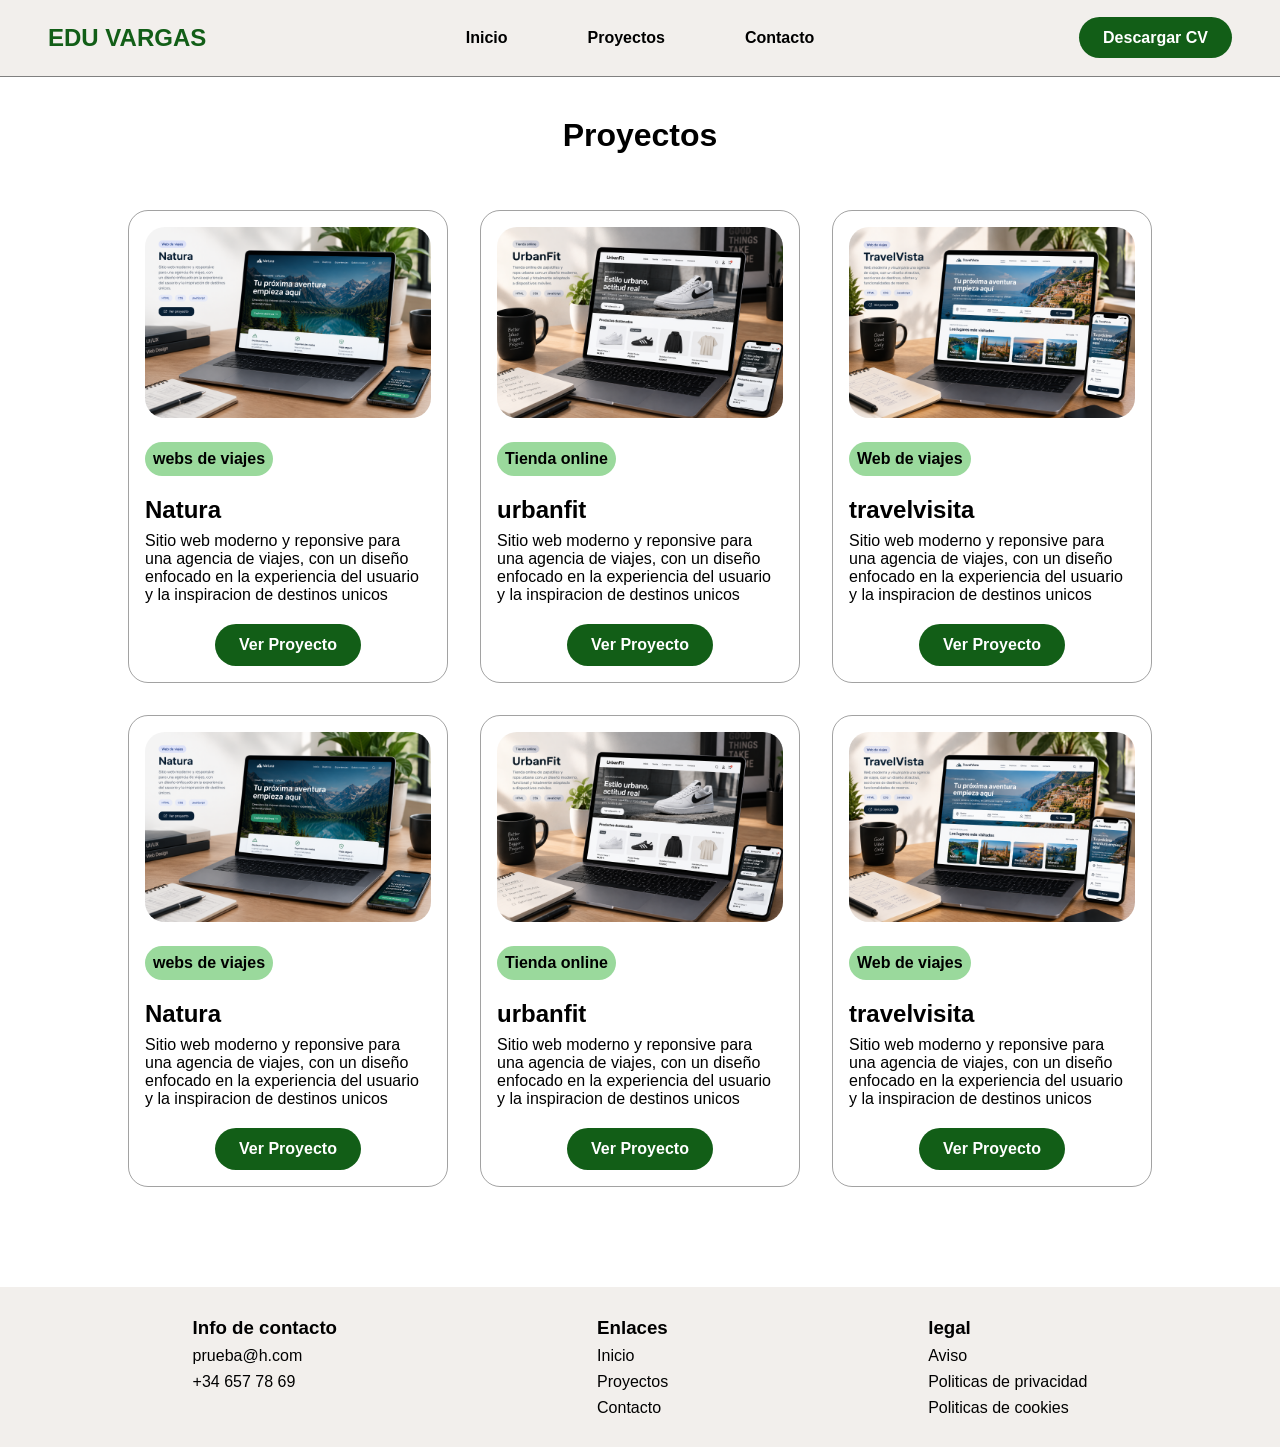
<file: proyectos.html>
<!doctype html>
<html lang="en">
  <head>
    <meta charset="UTF-8" />
    <link rel="stylesheet" href="./css/proyectos.css" />
    <link rel="stylesheet" href="/css/btn.css">
    <link rel="stylesheet" href="css/style.css" />
    <link rel="stylesheet" href="/css/tarjetas.css">
    <meta name="viewport" content="width=device-width, initial-scale=1.0" />
    <title>Proyectos</title>
  </head>
  <body>
    <header>
      <a href="/index.html" id="logo">EDU VARGAS</a>
      <nav>
        <a href="index.html" class="nav-link">Inicio</a>
        <a href="proyectos.html" class="nav-link">Proyectos</a>
        <a href="contacto.html" class="nav-link">Contacto</a>
      </nav>
      <div>
        <a
          href="https://www.youtube.com/watch?v=IxX_QHay02M"
          target="_blank"
          class="btn-cv"
          >Descargar CV</a
        >
      </div>
    </header>
    <main>
      <h1>Proyectos</h1>
      <section id="cards">
        <div class="jobs-card">
          <img src="/img/natural.webp" alt="Imagen de un proyecto web llamado natura">
          <p class="type-job">webs de viajes</p>
          <h2>Natura</h2>
          <p class="info">Sitio web moderno y reponsive para una agencia de viajes, con un diseño enfocado en la experiencia del usuario y la inspiracion de destinos unicos</p>
          <a class="btn2" href="https://verproyecto.es" target="_blank">Ver Proyecto</a>
        </div>
        <div class="jobs-card">
          <img src="/img/urbanfit.webp" alt="Imagen de un proyecto web llamado urbanfit">
          <p class="type-job">Tienda online</p>
          <h2>urbanfit</h2>
          <p class="info">Sitio web moderno y reponsive para una agencia de viajes, con un diseño enfocado en la experiencia del usuario y la inspiracion de destinos unicos</p>
          <a class="btn2" href="https://verproyecto.es" target="_blank">Ver Proyecto</a>
        </div>
        <div class="jobs-card">
          <img src="/img/travelvisita.webp" alt="Imagen de un proyecto web llamado travelvisita">
          <p class="type-job">Web de viajes</p>
          <h2>travelvisita</h2>
          <p class="info">Sitio web moderno y reponsive para una agencia de viajes, con un diseño enfocado en la experiencia del usuario y la inspiracion de destinos unicos</p>
          <a class="btn2" href="https://verproyecto.es" target="_blank">Ver Proyecto</a>
        </div>
                <div class="jobs-card">
          <img src="/img/natural.webp" alt="Imagen de un proyecto web llamado natura">
          <p class="type-job">webs de viajes</p>
          <h2>Natura</h2>
          <p class="info">Sitio web moderno y reponsive para una agencia de viajes, con un diseño enfocado en la experiencia del usuario y la inspiracion de destinos unicos</p>
          <a class="btn2" href="https://verproyecto.es" target="_blank">Ver Proyecto</a>
        </div>
        <div class="jobs-card">
          <img src="/img/urbanfit.webp" alt="Imagen de un proyecto web llamado urbanfit">
          <p class="type-job">Tienda online</p>
          <h2>urbanfit</h2>
          <p class="info">Sitio web moderno y reponsive para una agencia de viajes, con un diseño enfocado en la experiencia del usuario y la inspiracion de destinos unicos</p>
          <a class="btn2" href="https://verproyecto.es" target="_blank">Ver Proyecto</a>
        </div>
        <div class="jobs-card">
          <img src="/img/travelvisita.webp" alt="Imagen de un proyecto web llamado travelvisita">
          <p class="type-job">Web de viajes</p>
          <h2>travelvisita</h2>
          <p class="info">Sitio web moderno y reponsive para una agencia de viajes, con un diseño enfocado en la experiencia del usuario y la inspiracion de destinos unicos</p>
          <a class="btn2" href="https://verproyecto.es" target="_blank">Ver Proyecto</a>
        </div>
      </section>
    </main>
    <footer>
      <div class="contacto">
        <h3>Info de contacto</h3>
        <a href="mailto:prueba@h.com">prueba@h.com</a>
        <a href="tel:+346577869">+34 657 78 69</a>
      </div>
      <div class="enlaces">
        <h3>Enlaces</h3>
        <a href="index.html">Inicio</a>
        <a href="proyectos.html">Proyectos</a>
        <a href="contacto.html">Contacto</a>
      </div>
      <div class="legal">
        <h3>legal</h3>
        <a href="https://prueba">Aviso</a>
        <a href="https://prueba">Politicas de privacidad</a>
        <a href="https://prueba">Politicas de cookies</a>
      </div>
    </footer>
  </body>
</html>
</file>
<file: css/proyectos.css>
main h1{
    display: flex;
    justify-content: center;
    padding: 40px;
    text-transform: capitalize;
}
</file>
<file: css/btn.css>
.btn-cv {
    color: white;
    text-decoration: none;
    font-weight: bold;
    padding: 0.75rem 1.5rem;
    border-radius: 25px;
    background-color: #125E17;
    transition: all 0.3s ease;
}
.btn-cv:hover {
    background-color: #0e4912; 
    cursor: pointer;        
    transform: translateY(-2px);
}

.btn2 {
    color: white;
    text-decoration: none;
    font-weight: bold;
    padding: 0.75rem 1.5rem;
    border-radius: 25px;
    background-color: #125E17;
    transition: all 0.3s ease;
    width: fit-content
}
.btn2:hover {
    background-color: #0e4912; 
    cursor: pointer;        
    transform: translateY(-2px);
}
.btn2 a{
    margin: 30px;
}
</file>
<file: css/style.css>
* {
    margin: 0;
    padding: 0;
    box-sizing: border-box;
}
@import url('https://fonts.googleapis.com/css2?family=Archivo+Black&display=swap');
.archivo-black-regular {
  font-family: "Archivo Black", sans-serif;
  font-weight: 400;
  font-style: normal;
}
:root{
    --color-principal: #125E17;
    --fuente-principal: 'Lucida Sans', 'Lucida Sans Regular', 'Lucida Grande', 'Lucida Sans Unicode', Geneva, Verdana, sans-serif;
    --fuente-logo: "Archivo Black", sans-serif;
}
body{
    font-family: 'Lucida Sans', 'Lucida Sans Regular', 'Lucida Grande', 'Lucida Sans Unicode', Geneva, Verdana, sans-serif;
}
ul{
    list-style: none;
}
 /*Aqui empieza el header*/
header {
    position: relative;
    display: flex;
    align-items: center;
    justify-content: space-between;
    padding: 1.5rem 3rem;
    background-color: rgb(242, 239, 236);
    border-bottom: 1px solid gray;
}
#logo {
    color: var(--color-principal);
    font-family: var(--fuente-logo);
    text-decoration: none;
    font-size: 1.5rem;
    font-weight: bold;

}
nav{
    position: absolute;
    left: 50%;
    transform: translateX(-50%);
    display: flex;
    gap: 5rem;
}
.nav-link {
    font-size: 1rem;
    text-decoration: none;
    font-weight: bold;
    color: black;
    transition: color 0.3s ease;
}
.nav-link:hover {
    color: var(--color-principal)

}
/*Aqui acaba el header*/

/*Aqui empieza el hero*/
.hero {
    display: grid;
    grid-template-columns: 1fr 1fr;
    margin-top: 7%;
    align-items: center;
}
.hero img {
    width: 400px;
    height: 400px;
    border-radius: 50%;
    object-fit: cover;
    justify-self: center;
    border: 2px solid var(--color-principal);
}
.hero h1{
    color: var(--color-principal);
    padding-bottom: 1.2vh;
}
.hero p{
    max-width: 80%;
    padding-top: 1vh;
}
@media (max-width: 1024px) {
    .hero img {
        width: 300px;
        height: 300px;
    }
}
@media (max-width: 600px) {
    .hero {
        grid-template-columns: 1fr;
        text-align: center;
    }
    .hero img {
        width: 220px;
        height: 220px;
    }
    .hero p{
        width: 80%;
        margin: 0 auto;
        text-align: center;
        padding-top: 1vh;
    }
}
/*Aqui acaba el hero*/

.tecnologias {
    display: flex;
    flex-direction: column;
    align-items: center;
    gap: 1.5rem;
    margin: auto;
}
.tecnologias h2 {
    font-weight: bold;
    font-size: 2rem;
    text-align: center;
}

.iconos {
    display: flex;
    gap: 1rem;
    margin-bottom: 3rem;
}

.fa-brands {
    font-size: 40px;
}

.fa-html5 {
    color: orange;
}

.fa-css3-alt {
    color: blue;
}
.fa-bootstrap {
    color: blueviolet;
}

.fa-js {
    color: rgb(232, 210, 48);
}

.fa-react {
    color: rgb(3, 182, 182);
}

.fa-sass {
    color: rgb(225, 74, 99);
}

.bloque2 {
    display: flex;
    gap: 3rem;
    align-items: flex-start;
}

.experiencia,
.estudios {
    flex: 1;
    text-align: center;
    text-decoration: none;
    margin-bottom: 3rem;
}
.experiencia h2,
.estudios h2  {
    font-size: 2rem;
    padding-bottom: 1rem;
}
@media (max-width: 600px) {
    .bloque2 {
        flex-direction: column;
        gap: 0.5rem;
    }
    .experiencia,
    .estudios {
        font-size: 0.85rem;
        max-width: 85%;
        margin-left: auto;
        margin-right: auto;
        margin-bottom: 1rem;
    }
}
.title-pro{
    text-align: center;
    font-weight: bold;
    font-size: 2rem;
}

footer{
    background-color: rgb(242, 239, 236);
    margin-top: 100px;
    display: flex;
    justify-content: center;
    align-items: flex-start;
    gap: 200px;
}
footer img{
    width: 200px;
    height: 200px;
    border-radius: 50%;
    object-fit: cover;
    justify-self: center;

}
footer div{
    padding: 30px;
    display: flex;
    flex-direction: column;
    gap: 8px;
}
footer a{
    text-decoration: none;
    color: black;
}
footer a:hover{
    color: var(--color-principal);
}
@media (max-width: 600px) {
    footer {
        flex-direction: column;
        align-items: center;
        gap: 20px;
        text-align: center;
    }
}

.ver-p {
    display: block;
    margin: 2rem auto;
}
</file>
<file: css/tarjetas.css>
#cards {
    width: 80%;
    margin: 1rem auto 0;
    display: grid;
    grid-template-columns: repeat(3, 1fr);
    gap: 2rem;

}
@media (max-width: 1024px) {
    #cards {
        grid-template-columns: repeat(2, 1fr);
    }
}
@media (max-width: 600px) {
    #cards {
        grid-template-columns: 1fr;
        margin-top: 1.5rem;
    }
}

.jobs-card{
    border: 1px solid rgba(0, 0, 0, 0.366);
    border-radius: 20px;
    padding: 1rem;
}
@media (max-width: 600px) {
    .jobs-card {
        padding: 0.75rem;
    }
}

.jobs-card img {
    width: 100%;
    border-radius: 20px;
}
.jobs-card a{
    display: block;
    width: fit-content;
    margin: 20px auto 0;
}
.type-job{
    width: fit-content;
    border-radius: 20px;
    font-weight: bold;
    background-color: rgb(154, 217, 156);
    padding: 0.5rem;
    margin-top: 20px;
    margin-bottom: 20px;
}
.jobs-card p.info{
    margin-top: 0.5rem;
}
.btn2 {
    align-items: center;
}
</file>
